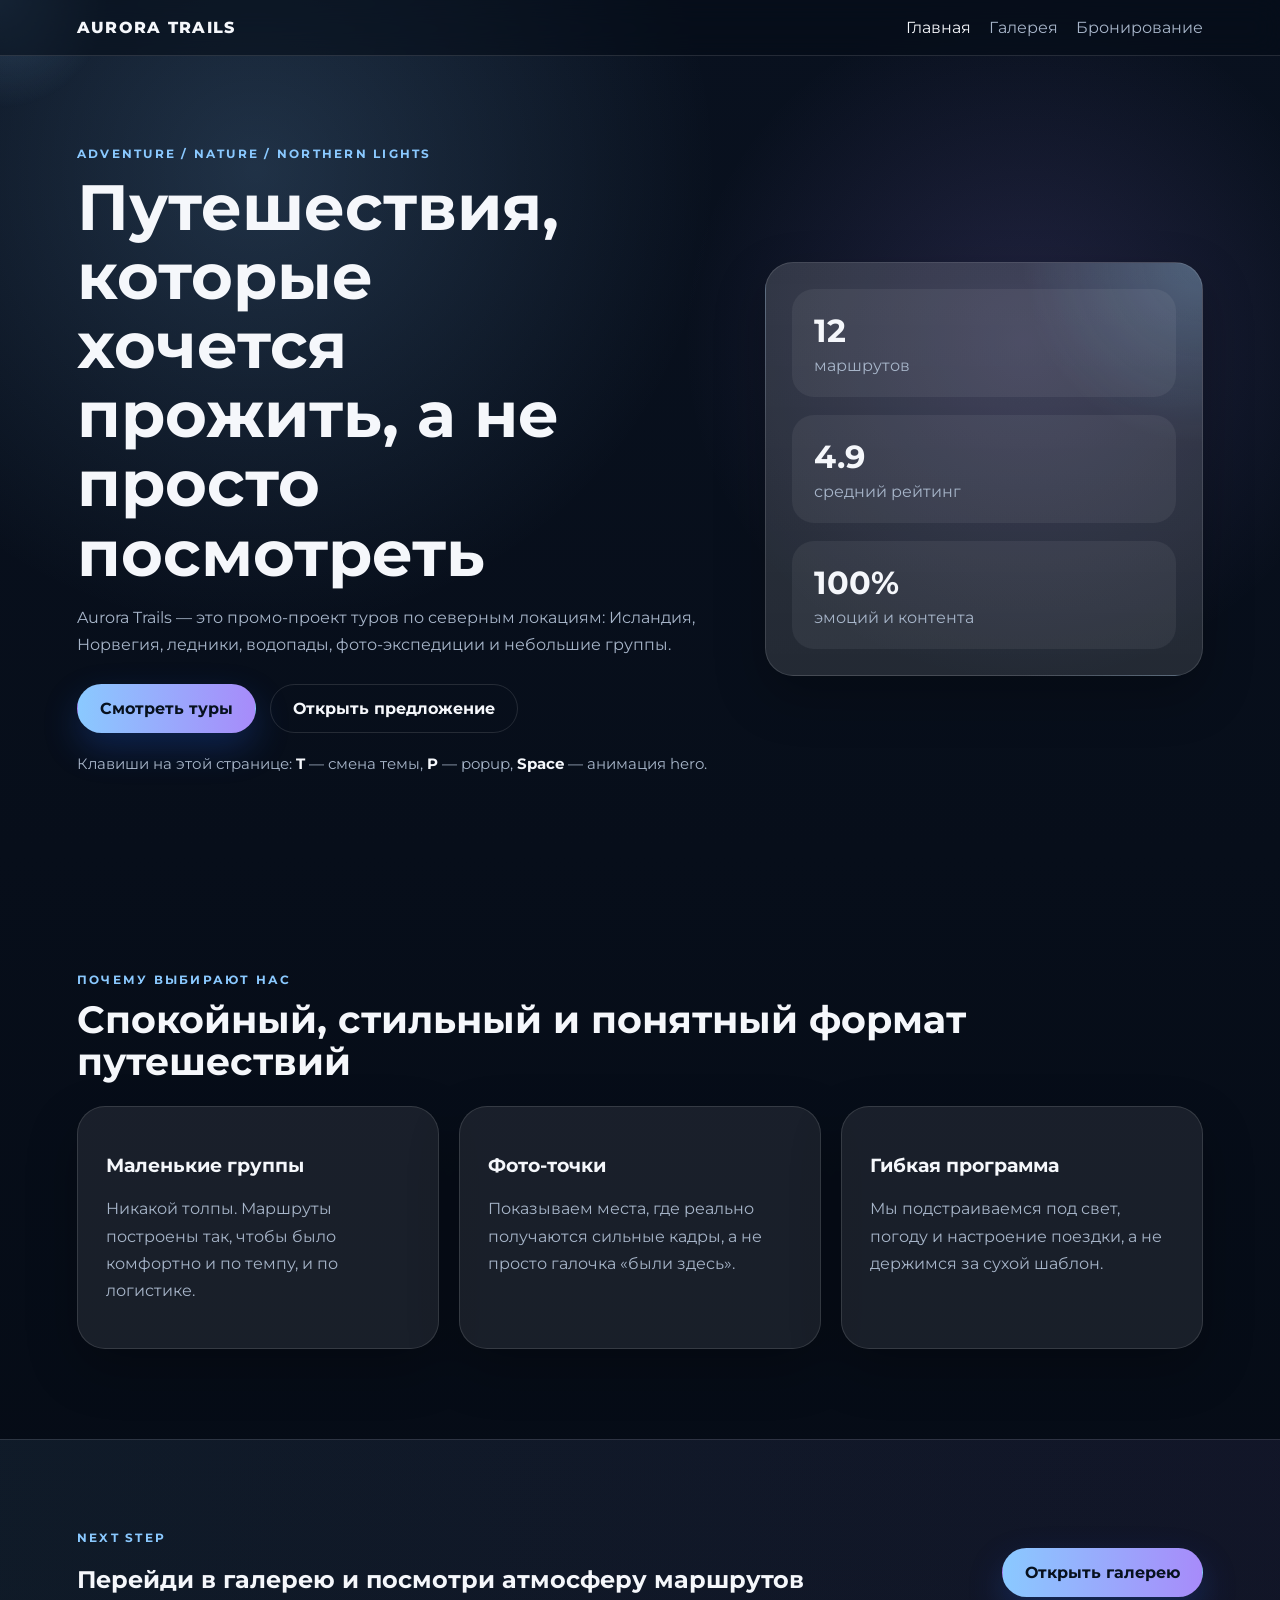
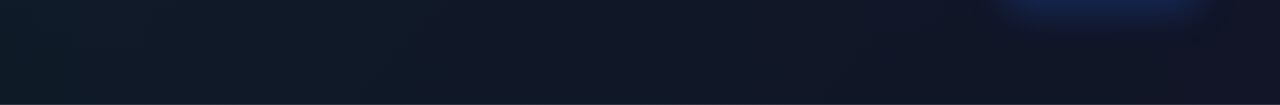
<file: index.html>
<!DOCTYPE html>
<html lang="ru">
<head>
  <meta charset="UTF-8" />
  <meta name="viewport" content="width=device-width, initial-scale=1.0" />
  <title>Aurora Trails — промо-сайт приключенческих туров</title>
  <link rel="preconnect" href="https://fonts.googleapis.com">
  <link rel="preconnect" href="https://fonts.gstatic.com" crossorigin>
  <link href="https://fonts.googleapis.com/css2?family=Montserrat:wght@400;500;700;800&display=swap" rel="stylesheet">
  <link rel="stylesheet" href="css/style.css" />
</head>
<body class="theme-dark">
  <div class="cursor-glow" id="cursorGlow"></div>

  <header class="site-header">
    <div class="logo">Aurora Trails</div>
    <nav class="nav">
      <a href="index.html" class="nav-link active">Главная</a>
      <a href="gallery.html" class="nav-link">Галерея</a>
      <a href="booking.html" class="nav-link">Бронирование</a>
    </nav>
  </header>

  <main>
    <section class="hero" id="hero">
      <div class="hero-content">
        <p class="eyebrow">Adventure / Nature / Northern Lights</p>
        <h1>Путешествия, которые хочется прожить, а не просто посмотреть</h1>
        <p class="hero-text">
          Aurora Trails — это промо-проект туров по северным локациям: Исландия, Норвегия, ледники,
          водопады, фото-экспедиции и небольшие группы.
        </p>
        <div class="hero-actions">
          <a href="gallery.html" class="btn btn-primary" id="heroButton">Смотреть туры</a>
          <button class="btn btn-secondary" id="promoButton" type="button">Открыть предложение</button>
        </div>
        <p class="hero-hint">
          Клавиши на этой странице: <span>T</span> — смена темы, <span>P</span> — popup, <span>Space</span> — анимация hero.
        </p>
      </div>
      <div class="hero-card card pulse-target" id="heroCard">
        <div class="stat">
          <strong>12</strong>
          <span>маршрутов</span>
        </div>
        <div class="stat">
          <strong>4.9</strong>
          <span>средний рейтинг</span>
        </div>
        <div class="stat">
          <strong>100%</strong>
          <span>эмоций и контента</span>
        </div>
      </div>
    </section>

    <section class="section">
      <div class="section-title">
        <p class="eyebrow">Почему выбирают нас</p>
        <h2>Спокойный, стильный и понятный формат путешествий</h2>
      </div>

      <div class="cards-grid">
        <article class="card info-card tilt-card">
          <h3>Маленькие группы</h3>
          <p>Никакой толпы. Маршруты построены так, чтобы было комфортно и по темпу, и по логистике.</p>
        </article>
        <article class="card info-card tilt-card">
          <h3>Фото-точки</h3>
          <p>Показываем места, где реально получаются сильные кадры, а не просто галочка «были здесь».</p>
        </article>
        <article class="card info-card tilt-card">
          <h3>Гибкая программа</h3>
          <p>Мы подстраиваемся под свет, погоду и настроение поездки, а не держимся за сухой шаблон.</p>
        </article>
      </div>
    </section>

    <section class="section banner banner-cta">
      <div>
        <p class="eyebrow">Next step</p>
        <h2>Перейди в галерею и посмотри атмосферу маршрутов</h2>
      </div>
      <a href="gallery.html" class="btn btn-primary">Открыть галерею</a>
    </section>
  </main>

  <div class="popup-overlay" id="promoOverlay">
    <div class="popup-window">
      <button class="popup-close" id="closePopup" aria-label="Закрыть окно">×</button>
      <p class="eyebrow">Спецпредложение</p>
      <h3>Скидка 15% на раннее бронирование зимних туров</h3>
      <p>
        Забронируй поездку до конца месяца и получи скидку на любой северный маршрут.
        Это учебный popup-блок, сделанный через JavaScript и переключение классов.
      </p>
      <a href="booking.html" class="btn btn-primary">Перейти к бронированию</a>
    </div>
  </div>

  <script src="js/main.js"></script>
</body>
</html>
</file>
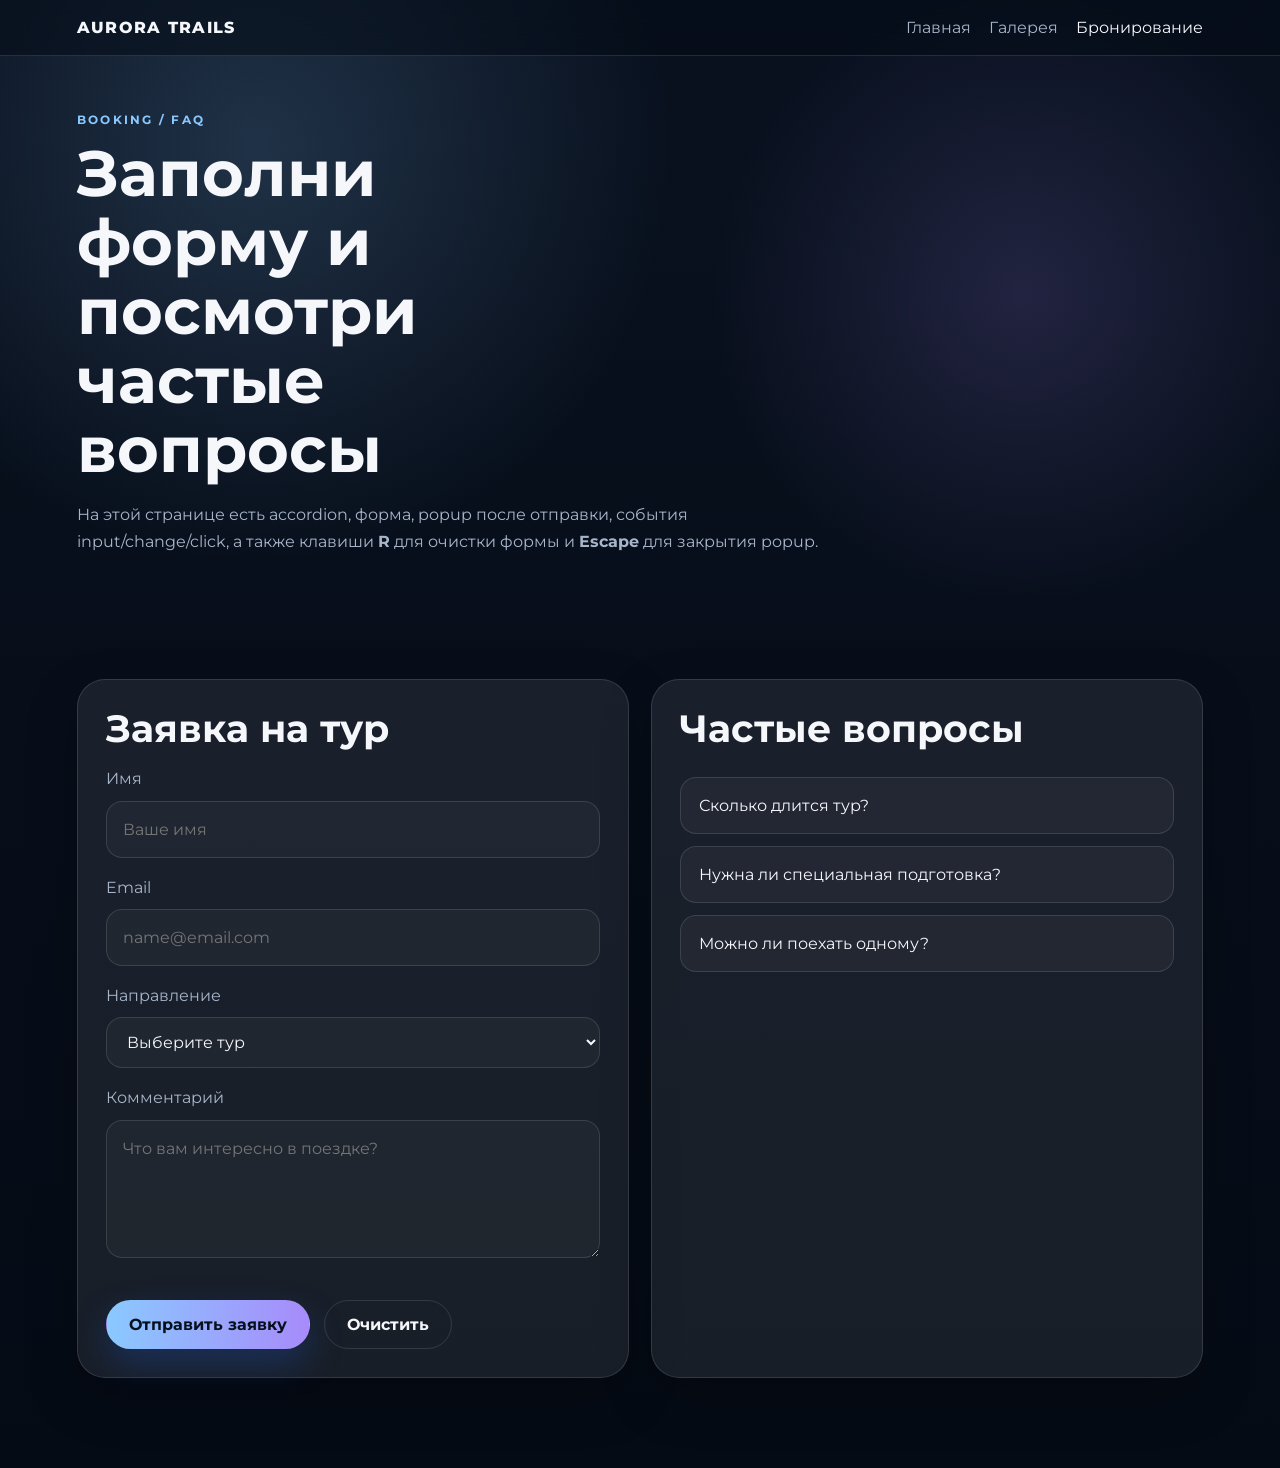
<file: booking.html>
<!DOCTYPE html>
<html lang="ru">
<head>
  <meta charset="UTF-8" />
  <meta name="viewport" content="width=device-width, initial-scale=1.0" />
  <title>Aurora Trails — бронирование</title>
  <link rel="preconnect" href="https://fonts.googleapis.com">
  <link rel="preconnect" href="https://fonts.gstatic.com" crossorigin>
  <link href="https://fonts.googleapis.com/css2?family=Montserrat:wght@400;500;700;800&display=swap" rel="stylesheet">
  <link rel="stylesheet" href="css/style.css" />
</head>
<body class="theme-dark booking-page">
  <header class="site-header">
    <div class="logo">Aurora Trails</div>
    <nav class="nav">
      <a href="index.html" class="nav-link">Главная</a>
      <a href="gallery.html" class="nav-link">Галерея</a>
      <a href="booking.html" class="nav-link active">Бронирование</a>
    </nav>
  </header>

  <main>
    <section class="section compact-top">
      <div class="section-title">
        <p class="eyebrow">Booking / FAQ</p>
        <h1 id="bookingTitle">Заполни форму и посмотри частые вопросы</h1>
        <p class="hero-text narrow">
          На этой странице есть accordion, форма, popup после отправки, события input/change/click,
          а также клавиши <strong>R</strong> для очистки формы и <strong>Escape</strong> для закрытия popup.
        </p>
      </div>
    </section>

    <section class="section two-columns">
      <div class="card form-card">
        <h2>Заявка на тур</h2>
        <form id="bookingForm" class="booking-form">
          <label>
            Имя
            <input type="text" id="name" placeholder="Ваше имя" required>
          </label>
          <label>
            Email
            <input type="email" id="email" placeholder="name@email.com" required>
          </label>
          <label>
            Направление
            <select id="tourSelect" required>
              <option value="">Выберите тур</option>
              <option>Исландия</option>
              <option>Норвегия</option>
              <option>Северное сияние</option>
              <option>Фото-экспедиция</option>
            </select>
          </label>
          <label>
            Комментарий
            <textarea id="message" rows="4" placeholder="Что вам интересно в поездке?"></textarea>
          </label>

          <div class="form-actions">
            <button type="submit" class="btn btn-primary" id="submitBtn">Отправить заявку</button>
            <button type="button" class="btn btn-secondary" id="resetBtn">Очистить</button>
          </div>
        </form>
      </div>

      <div class="card faq-card">
        <h2>Частые вопросы</h2>

        <button class="accordion">Сколько длится тур?</button>
        <div class="panel">
          <p>В среднем от 5 до 9 дней. Есть короткие маршруты и полноценные экспедиционные программы.</p>
        </div>

        <button class="accordion">Нужна ли специальная подготовка?</button>
        <div class="panel">
          <p>Нет. Большинство маршрутов рассчитаны на обычный активный отдых без экстремальной нагрузки.</p>
        </div>

        <button class="accordion">Можно ли поехать одному?</button>
        <div class="panel">
          <p>Да. Многие участники едут соло, а внутри группы быстро складывается нормальная атмосфера.</p>
        </div>
      </div>
    </section>
  </main>

  <div class="popup-overlay" id="successOverlay">
    <div class="popup-window success-window">
      <button class="popup-close" id="closeSuccess" aria-label="Закрыть окно">×</button>
      <p class="eyebrow">Заявка отправлена</p>
      <h3>Спасибо! Мы свяжемся с вами в ближайшее время</h3>
      <p id="resultText">Форма обработана через JavaScript без реальной отправки на сервер.</p>
      <a href="index.html" class="btn btn-primary">Вернуться на главную</a>
    </div>
  </div>

  <script src="js/booking.js"></script>
</body>
</html>
</file>
<file: css/style.css>
:root {
  --bg: #09111f;
  --bg-soft: rgba(255, 255, 255, 0.06);
  --card: rgba(255, 255, 255, 0.08);
  --card-strong: rgba(255, 255, 255, 0.12);
  --text: #f5f7fb;
  --muted: #a7b5c9;
  --line: rgba(255, 255, 255, 0.12);
  --accent: #8ac9ff;
  --accent-2: #a78bfa;
  --shadow: 0 20px 50px rgba(0, 0, 0, 0.25);
}

body.theme-light {
  --bg: #eef3fb;
  --bg-soft: rgba(15, 23, 42, 0.04);
  --card: rgba(255, 255, 255, 0.8);
  --card-strong: rgba(255, 255, 255, 0.95);
  --text: #0f172a;
  --muted: #475569;
  --line: rgba(15, 23, 42, 0.08);
  --accent: #2563eb;
  --accent-2: #7c3aed;
  --shadow: 0 20px 50px rgba(15, 23, 42, 0.12);
}

* {
  box-sizing: border-box;
}

html {
  scroll-behavior: smooth;
}

body {
  margin: 0;
  font-family: 'Montserrat', sans-serif;
  background:
    radial-gradient(circle at 20% 10%, rgba(138, 201, 255, 0.18), transparent 25%),
    radial-gradient(circle at 80% 20%, rgba(167, 139, 250, 0.16), transparent 20%),
    linear-gradient(180deg, var(--bg), #050b15);
  color: var(--text);
  min-height: 100vh;
  transition: background 0.4s ease, color 0.4s ease;
}

img {
  max-width: 100%;
  display: block;
}

a {
  color: inherit;
  text-decoration: none;
}

button,
input,
textarea,
select {
  font: inherit;
}

.cursor-glow {
  position: fixed;
  width: 220px;
  height: 220px;
  border-radius: 50%;
  background: radial-gradient(circle, rgba(138, 201, 255, 0.22), transparent 70%);
  pointer-events: none;
  transform: translate(-50%, -50%);
  z-index: 0;
  transition: transform 0.08s linear;
}

.site-header {
  position: sticky;
  top: 0;
  z-index: 20;
  backdrop-filter: blur(14px);
  background: rgba(4, 11, 22, 0.55);
  border-bottom: 1px solid var(--line);
  display: flex;
  justify-content: space-between;
  align-items: center;
  padding: 18px 6vw;
}

body.theme-light .site-header {
  background: rgba(238, 243, 251, 0.75);
}

.logo {
  font-weight: 800;
  letter-spacing: 0.08em;
  text-transform: uppercase;
}

.nav {
  display: flex;
  gap: 18px;
  flex-wrap: wrap;
}

.nav-link {
  color: var(--muted);
  transition: 0.25s ease;
}

.nav-link:hover,
.nav-link.active {
  color: var(--text);
}

main {
  position: relative;
  z-index: 1;
}

.hero,
.section {
  padding: 90px 6vw;
}

.compact-top {
  padding-top: 56px;
  padding-bottom: 10px;
}

.hero {
  display: grid;
  grid-template-columns: 1.2fr 0.8fr;
  gap: 32px;
  align-items: center;
  min-height: calc(100vh - 88px);
}

.hero h1,
.section-title h1,
.section-title h2,
.card h2 {
  line-height: 1.08;
  margin: 0 0 16px;
}

.hero h1,
.section-title h1 {
  font-size: clamp(2.4rem, 5vw, 4.7rem);
  max-width: 12ch;
}

.section-title h2,
.card h2 {
  font-size: clamp(1.8rem, 3vw, 2.6rem);
}

.eyebrow {
  margin: 0 0 12px;
  text-transform: uppercase;
  letter-spacing: 0.18em;
  color: var(--accent);
  font-size: 0.78rem;
  font-weight: 700;
}

.hero-text,
.card p,
.panel p,
.gallery-hint,
.hero-hint,
label,
#resultText {
  color: var(--muted);
  line-height: 1.7;
}

.narrow {
  max-width: 760px;
}

.hero-actions,
.form-actions {
  display: flex;
  gap: 14px;
  flex-wrap: wrap;
  margin-top: 26px;
}

.btn {
  border: 1px solid transparent;
  border-radius: 999px;
  padding: 14px 22px;
  font-weight: 700;
  cursor: pointer;
  transition: transform 0.25s ease, box-shadow 0.25s ease, border-color 0.25s ease, background 0.25s ease;
}

.btn:hover {
  transform: translateY(-2px) scale(1.02);
}

.btn-primary {
  background: linear-gradient(90deg, var(--accent), var(--accent-2));
  color: #07111e;
  box-shadow: 0 15px 35px rgba(37, 99, 235, 0.25);
}

.btn-secondary {
  background: transparent;
  color: var(--text);
  border-color: var(--line);
}

.hero-hint,
.gallery-hint {
  margin-top: 18px;
  font-size: 0.95rem;
}

.hero-hint span,
.gallery-hint span {
  color: var(--text);
  font-weight: 700;
}

.card {
  background: var(--card);
  border: 1px solid var(--line);
  border-radius: 28px;
  box-shadow: var(--shadow);
}

.hero-card {
  display: grid;
  gap: 18px;
  padding: 26px;
  min-height: 360px;
  align-content: center;
  background:
    linear-gradient(180deg, rgba(255, 255, 255, 0.08), rgba(255, 255, 255, 0.04)),
    radial-gradient(circle at top right, rgba(138, 201, 255, 0.26), transparent 30%),
    var(--card);
}

.stat {
  padding: 22px;
  border-radius: 22px;
  background: var(--bg-soft);
}

.stat strong {
  font-size: 2rem;
  display: block;
  margin-bottom: 6px;
}

.stat span {
  color: var(--muted);
}

.cards-grid {
  display: grid;
  grid-template-columns: repeat(3, 1fr);
  gap: 20px;
}

.info-card {
  padding: 28px;
  transition: transform 0.25s ease, border-color 0.25s ease, box-shadow 0.25s ease;
}

.info-card:hover,
.form-card:hover,
.faq-card:hover {
  transform: translateY(-4px);
  border-color: rgba(138, 201, 255, 0.35);
}

.section-title {
  margin-bottom: 24px;
}

.banner {
  display: flex;
  justify-content: space-between;
  align-items: center;
  gap: 24px;
  border-top: 1px solid var(--line);
  border-bottom: 1px solid var(--line);
}

.banner-cta {
  background: linear-gradient(90deg, rgba(138, 201, 255, 0.08), rgba(167, 139, 250, 0.08));
}

.popup-overlay {
  position: fixed;
  inset: 0;
  background: rgba(3, 7, 15, 0.72);
  display: grid;
  place-items: center;
  padding: 20px;
  opacity: 0;
  visibility: hidden;
  transition: 0.3s ease;
  z-index: 50;
}

.popup-overlay.show {
  opacity: 1;
  visibility: visible;
}

.popup-window {
  width: min(560px, 100%);
  padding: 30px;
  border-radius: 28px;
  background: var(--card-strong);
  border: 1px solid var(--line);
  transform: translateY(18px) scale(0.98);
  transition: 0.3s ease;
  position: relative;
  box-shadow: var(--shadow);
}

.popup-overlay.show .popup-window {
  transform: translateY(0) scale(1);
}

.popup-close {
  position: absolute;
  top: 12px;
  right: 16px;
  background: transparent;
  border: none;
  color: var(--text);
  font-size: 30px;
  cursor: pointer;
}

.pulse {
  animation: pulseCard 0.65s ease;
}

@keyframes pulseCard {
  0% { transform: scale(1); }
  50% { transform: scale(1.03); }
  100% { transform: scale(1); }
}

.title-wave {
  animation: titleWave 0.55s ease;
}

@keyframes titleWave {
  0% { letter-spacing: 0; transform: translateY(0); }
  50% { letter-spacing: 0.06em; transform: translateY(-3px); }
  100% { letter-spacing: 0; transform: translateY(0); }
}

/* carousel */
.carousel {
  width: 100%;
  display: flex;
  flex-direction: column;
  align-items: center;
}

.carousel-container {
  margin-top: 16px;
  width: min(1200px, 100%);
  display: flex;
  justify-content: space-between;
  align-items: center;
  gap: 14px;
}

.carousel-button {
  font-size: 2rem;
  text-align: center;
  width: 56px;
  height: 320px;
  border-radius: 18px;
  border: 1px solid var(--line);
  background: var(--card);
  color: var(--text);
  transition: 0.25s ease;
}

.carousel-button:hover,
.carousel-button-small:hover {
  background: rgba(138, 201, 255, 0.12);
  cursor: pointer;
}

.image-container {
  display: flex;
  align-items: center;
  width: 100%;
  aspect-ratio: 16 / 9;
  overflow: hidden;
  border-radius: 28px;
  border: 1px solid var(--line);
  box-shadow: var(--shadow);
}

.image-wrapper {
  display: flex;
  justify-content: center;
  align-items: center;
  height: 100%;
  max-width: 100%;
  min-width: 100%;
  background: rgba(0, 0, 0, 0.12);
}

.wrapper-1 {
  transition: margin 0.8s ease;
}

.carousel-image {
  width: 100%;
  height: 100%;
  object-fit: cover;
}

.button-container-small {
  display: flex;
  justify-content: center;
  gap: 14px;
  width: 100%;
  margin-top: 14px;
}

.carousel-button-small {
  display: none;
  font-size: 1.4rem;
  padding: 10px 28px;
  border-radius: 999px;
  border: 1px solid var(--line);
  background: var(--card);
  color: var(--text);
}

/* modal gallery */
.row:after {
  content: "";
  display: table;
  clear: both;
}

.thumbs-row {
  margin-top: 18px;
}

.row > .column {
  padding: 0 8px;
}

.column {
  float: left;
  width: 25%;
}

.gallery-thumb {
  width: 100%;
  aspect-ratio: 4 / 3;
  object-fit: cover;
  border-radius: 20px;
}

.modal {
  display: none;
  position: fixed;
  z-index: 80;
  padding-top: 80px;
  left: 0;
  top: 0;
  width: 100%;
  height: 100%;
  overflow: auto;
  background-color: rgba(1, 5, 12, 0.95);
}

.modal-content {
  position: relative;
  background-color: #08111c;
  margin: auto;
  padding: 0;
  width: min(92%, 1200px);
  border: 1px solid rgba(255, 255, 255, 0.12);
  border-radius: 22px;
  overflow: hidden;
}

.close {
  color: white;
  position: absolute;
  top: 22px;
  right: 30px;
  font-size: 42px;
  font-weight: bold;
}

.close:hover,
.close:focus {
  color: #999;
  text-decoration: none;
  cursor: pointer;
}

.mySlides {
  display: none;
}

.prev,
.next {
  cursor: pointer;
  position: absolute;
  top: 50%;
  width: auto;
  padding: 16px;
  margin-top: -50px;
  color: white;
  font-weight: bold;
  font-size: 24px;
  transition: 0.3s ease;
  border-radius: 0 10px 10px 0;
  user-select: none;
  -webkit-user-select: none;
  background: rgba(3, 7, 15, 0.4);
}

.next {
  right: 0;
  border-radius: 10px 0 0 10px;
}

.prev:hover,
.next:hover {
  background-color: rgba(0, 0, 0, 0.8);
}

.numbertext {
  color: #f2f2f2;
  font-size: 12px;
  padding: 10px 14px;
  position: absolute;
  top: 0;
}

.caption-container {
  text-align: center;
  background-color: #060d17;
  padding: 12px 16px;
  color: white;
}

img.demo {
  opacity: 0.6;
  width: 100%;
  aspect-ratio: 4 / 3;
  object-fit: cover;
}

.active,
.demo:hover {
  opacity: 1;
}

img.hover-shadow {
  transition: transform 0.3s ease, box-shadow 0.3s ease;
}

.hover-shadow:hover {
  transform: translateY(-4px);
  box-shadow: 0 18px 30px rgba(0, 0, 0, 0.22);
}

/* form + accordion */
.two-columns {
  display: grid;
  grid-template-columns: 1fr 1fr;
  gap: 22px;
}

.form-card,
.faq-card {
  padding: 28px;
}

.booking-form {
  display: grid;
  gap: 16px;
}

.booking-form label {
  display: grid;
  gap: 8px;
}

.booking-form input,
.booking-form textarea,
.booking-form select {
  width: 100%;
  border-radius: 16px;
  border: 1px solid var(--line);
  background: rgba(255, 255, 255, 0.03);
  color: var(--text);
  padding: 14px 16px;
  outline: none;
  transition: 0.25s ease;
}

.booking-form input:focus,
.booking-form textarea:focus,
.booking-form select:focus {
  border-color: rgba(138, 201, 255, 0.5);
  box-shadow: 0 0 0 4px rgba(138, 201, 255, 0.12);
}

.booking-form input.valid,
.booking-form textarea.valid,
.booking-form select.valid {
  border-color: rgba(34, 197, 94, 0.8);
}

.accordion {
  background-color: rgba(255, 255, 255, 0.04);
  color: var(--text);
  cursor: pointer;
  padding: 18px;
  width: 100%;
  text-align: left;
  border: 1px solid var(--line);
  border-radius: 16px;
  margin-top: 12px;
  outline: none;
  transition: 0.3s ease;
}

.accordion:hover,
.accordion.active {
  background-color: rgba(138, 201, 255, 0.1);
}

.panel {
  margin-top: 8px;
  padding: 0 18px;
  background-color: rgba(255, 255, 255, 0.02);
  border-radius: 0 0 16px 16px;
  display: none;
  overflow: hidden;
}

.success-window {
  width: min(540px, 100%);
}

@media (max-width: 1000px) {
  .hero,
  .cards-grid,
  .two-columns {
    grid-template-columns: 1fr;
  }

  .hero {
    min-height: auto;
  }

  .carousel-button {
    display: none;
  }

  .carousel-button-small {
    display: inline-flex;
    justify-content: center;
  }

  .banner {
    flex-direction: column;
    align-items: flex-start;
  }
}

@media (max-width: 760px) {
  .site-header {
    gap: 16px;
    align-items: flex-start;
    flex-direction: column;
  }

  .hero,
  .section {
    padding: 72px 20px;
  }

  .compact-top {
    padding-top: 34px;
  }

  .column,
  .thumb-column,
  .modal-thumb-column {
    width: 50%;
  }

  .carousel-container {
    gap: 0;
  }
}
</file>
